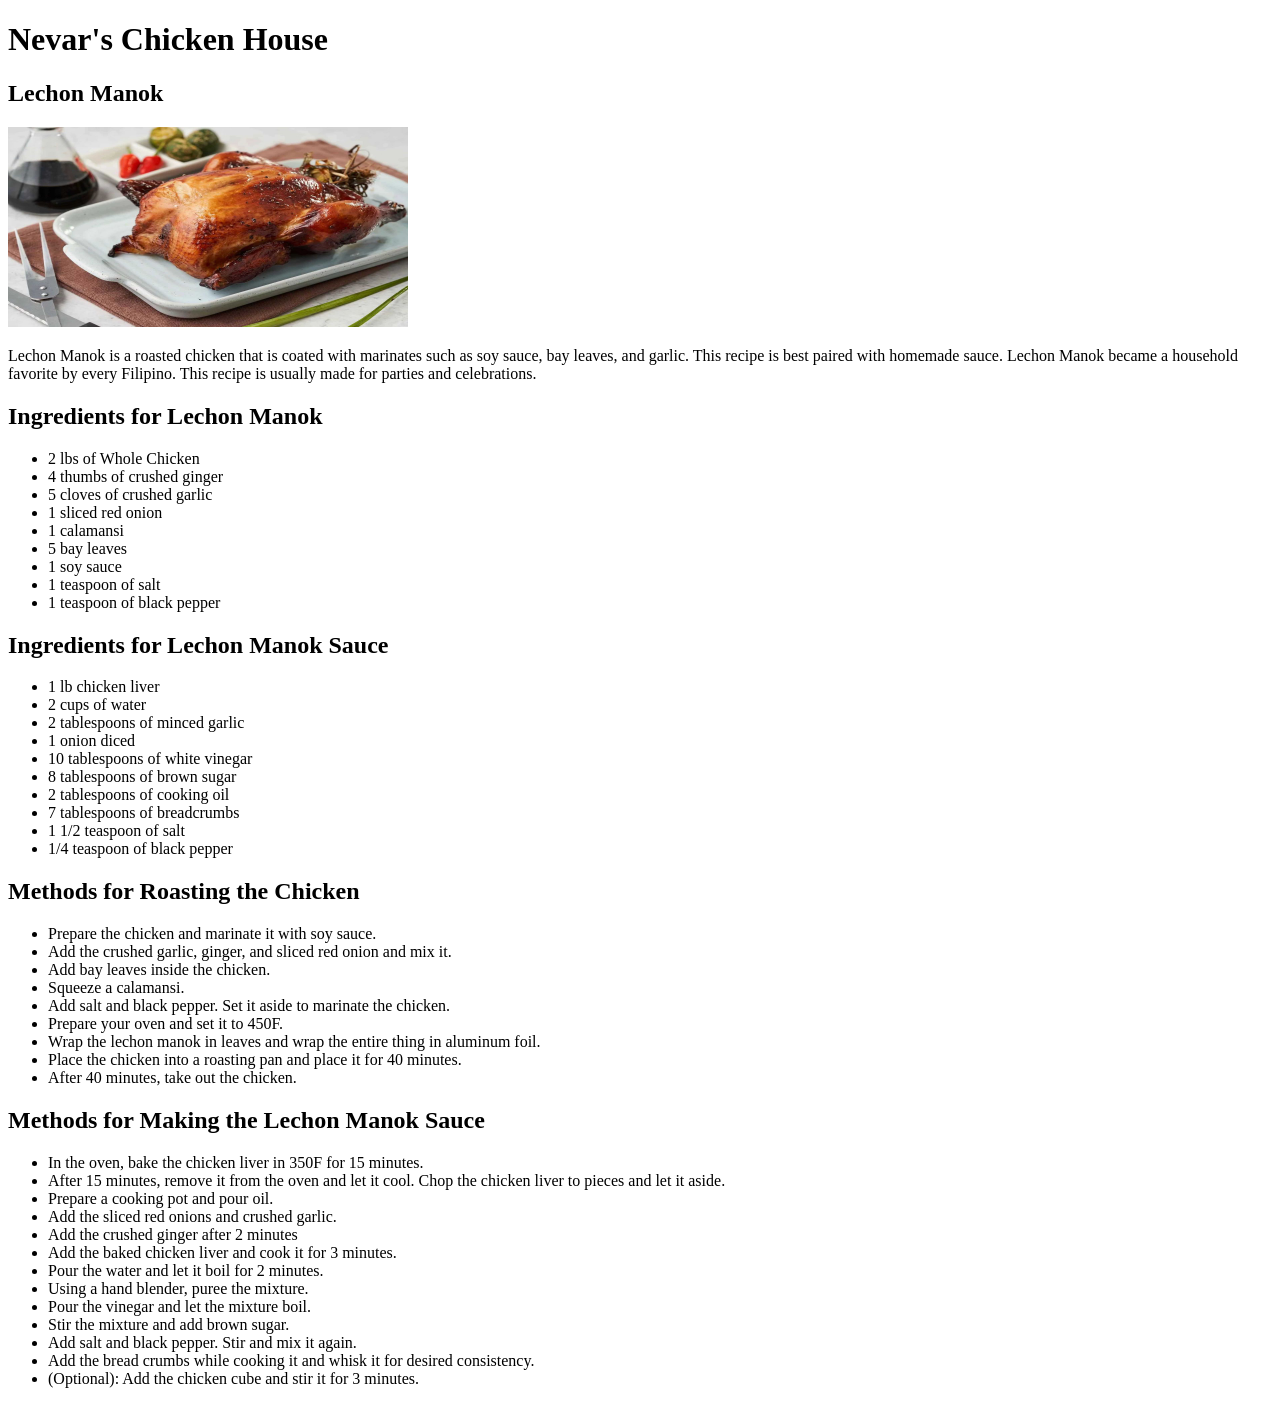
<file: Chapter 1 - Introduction to HTML and CSS/Exercise - Recipe/index.html>
<!DOCTYPE html>
<html lang="en">
<head>
    <meta charset="UTF-8">
    <meta name="viewport" content="width=device-width, initial-scale=1.0">
    <title>Nevar's Chicken House</title>
</head>
<body>
    <!-- This header is to display the name for the website title -->
    <h1>Nevar's Chicken House</h1>
    
    <!-- This header contains a name and the information of the recipe -->
    <h2>Lechon Manok</h2>
    <img src="lechonmanok.jpg" width="400" height="200">
    <p>Lechon Manok is a roasted chicken that is coated with marinates
    such as soy sauce, bay leaves, and garlic. This recipe is best 
    paired with homemade sauce. Lechon Manok became a household favorite
    by every Filipino. This recipe is usually made for parties and 
    celebrations.</p>

    <!-- This header contains the list of the ingredients for the actual recipe -->
    <h2>Ingredients for Lechon Manok</h2>
    <ul>
        <li><a>2 lbs of Whole Chicken</a></li>
        <li><a>4 thumbs of crushed ginger</a></li>
        <li><a>5 cloves of crushed garlic</a></li>
        <li><a>1 sliced red onion</a></li>
        <li><a>1 calamansi</a></li>
        <li><a>5 bay leaves</a></li>
        <li><a>1 soy sauce</a></li>
        <li><a>1 teaspoon of salt</a></li>
        <li><a>1 teaspoon of black pepper</a></li>
    </ul>

    <!-- This header contains the ingredients for the lechon manok sauce -->
    <h2>Ingredients for Lechon Manok Sauce</h2>
    <ul>
        <li><a>1 lb chicken liver</a></li>
        <li><a>2 cups of water</a></li>
        <li><a>2 tablespoons of minced garlic</a></li>
        <li><a>1 onion diced</a></li>
        <li><a>10 tablespoons of white vinegar</a></li>
        <li><a>8 tablespoons of brown sugar</a></li>
        <li><a>2 tablespoons of cooking oil</a></li>
        <li><a>7 tablespoons of breadcrumbs</a></li>
        <li><a>1 1/2 teaspoon of salt</a></li>
        <li><a>1/4 teaspoon of black pepper</a></li>
    </ul>

    <!-- This header contains the methods of roasting the chicken -->
    <h2>Methods for Roasting the Chicken</h2>
    <ul>
        <li><a>Prepare the chicken and marinate it with soy sauce.</a></li>
        <li><a>Add the crushed garlic, ginger, and sliced red onion and mix it.</a></li>
        <li><a>Add bay leaves inside the chicken.</a></li>
        <li><a>Squeeze a calamansi.</a></li>
        <li><a>Add salt and black pepper. Set it aside to marinate the chicken.</a></li>
        <li><a>Prepare your oven and set it to 450F.</a></li>
        <li><a>Wrap the lechon manok in leaves and wrap the entire thing in aluminum foil.</a></li>
        <li><a>Place the chicken into a roasting pan and place it for 40 minutes.</a></li>
        <li><a>After 40 minutes, take out the chicken.</a></li>
    </ul>

    <!-- This header contains the methods of making the lechon manok sauce -->
    <h2>Methods for Making the Lechon Manok Sauce</h2>
    <ul>
        <li><a>In the oven, bake the chicken liver in 350F for 15 minutes.</a></li>
        <li><a>After 15 minutes, remove it from the oven and let it cool. Chop the chicken liver to pieces and let it aside.</a></li>
        <li><a>Prepare a cooking pot and pour oil.</a></li>
        <li><a>Add the sliced red onions and crushed garlic.</a></li>
        <li><a>Add the crushed ginger after 2 minutes</a></li>
        <li><a>Add the baked chicken liver and cook it for 3 minutes.</a></li>
        <li><a>Pour the water and let it boil for 2 minutes.</a></li>
        <li><a>Using a hand blender, puree the mixture.</a></li>
        <li><a>Pour the vinegar and let the mixture boil.</a></li>
        <li><a>Stir the mixture and add brown sugar.</a></li>
        <li><a>Add salt and black pepper. Stir and mix it again.</a></li>
        <li><a>Add the bread crumbs while cooking it and whisk it for desired consistency.</a></li>
        <li><a>(Optional): Add the chicken cube and stir it for 3 minutes.</a></li>
    </ul>
</body>
</html>
</file>
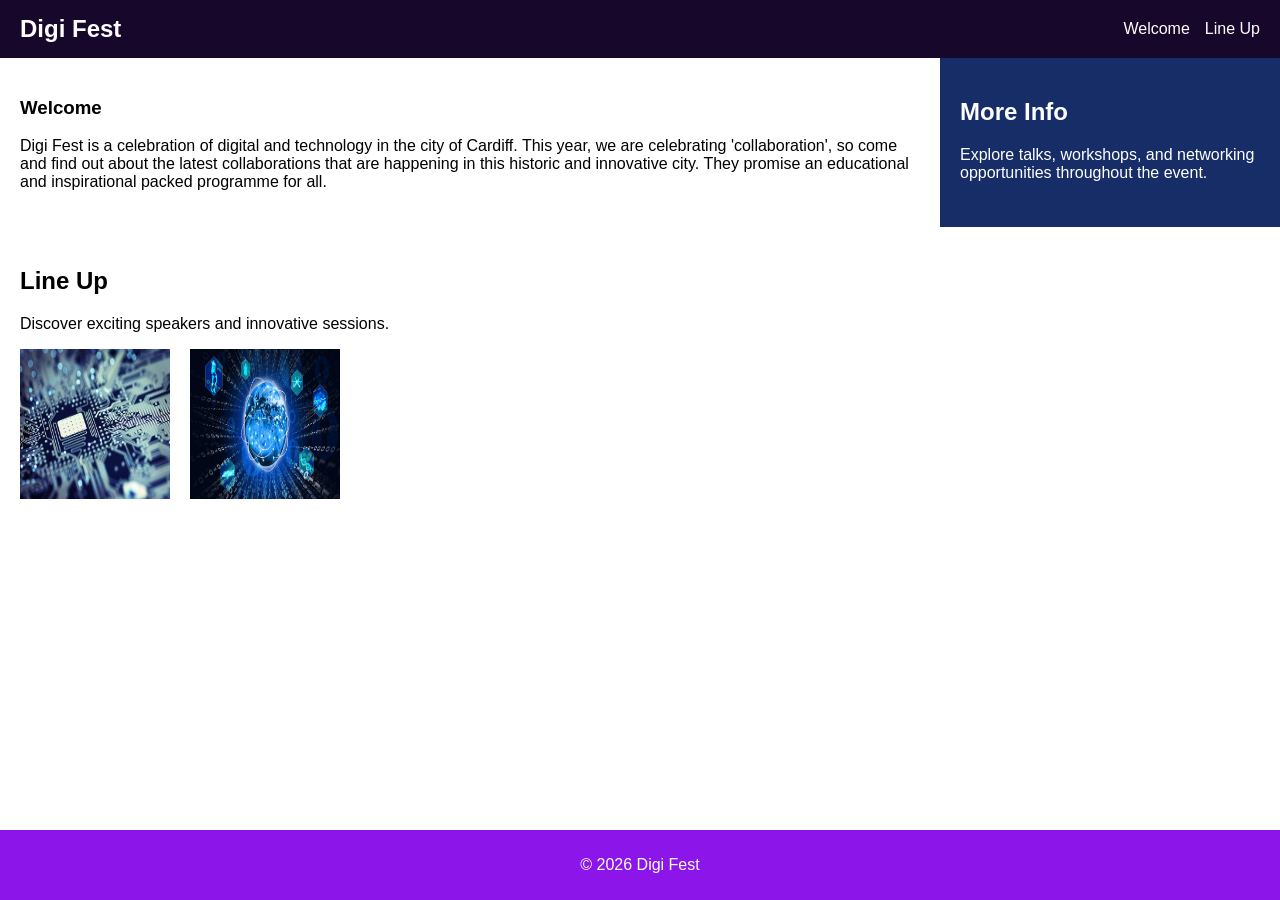
<file: Chapter 4 - Page Layout/Exercise - Structuring a webpage/index.html>
<!DOCTYPE html>
<html lang="en">
<head>
    <meta charset="UTF-8">
    <meta name="viewport" content="width=device-width, initial-scale=1.0">
    <title>Digi Fest</title>
    <link rel="stylesheet" href="style.css">
</head>
<body>
    <!-- This is for the header with navigation bar -->
    <header>
        <div class="logo">Digi Fest</div>
        <nav>
            <ul>
                <li><a href="#welcome">Welcome</a></li>
                <li><a href="#lineup">Line Up</a></li>
            </ul>
        </nav>
    </header>

    <!-- This is for the main section with different sections -->
    <main>
        <section id="welcome" class="welcome">
            <article>
                <h1>Welcome</h1>
                <p>
                    Digi Fest is a celebration of digital and technology in the city of Cardiff. 
                    This year, we are celebrating 'collaboration', so come and find out about the 
                    latest collaborations that are happening in this historic and innovative city. 
                    They promise an educational and inspirational packed programme for all.
                </p>
            </article>
            <aside class="sidebar">
                <h2>More Info</h2>
                <p>Explore talks, workshops, and networking opportunities throughout the event.</p>
            </aside>
        </section>

        <section id="lineup" class="lineup">
            <article>
                <h2>Line Up</h2>
                <p>Discover exciting speakers and innovative sessions.</p>
            </article>

            <div class="image-container">
                <img src="technology.jpg" class="image-box">
                <img src="emergingtechnologies.jpg" class="image-box">
            </div>
        </section>
    </main>

    <!-- This is for the footer -->
    <footer>
        <p>&copy; 2026 Digi Fest</p>
    </footer>
</body>
</html>
</file>
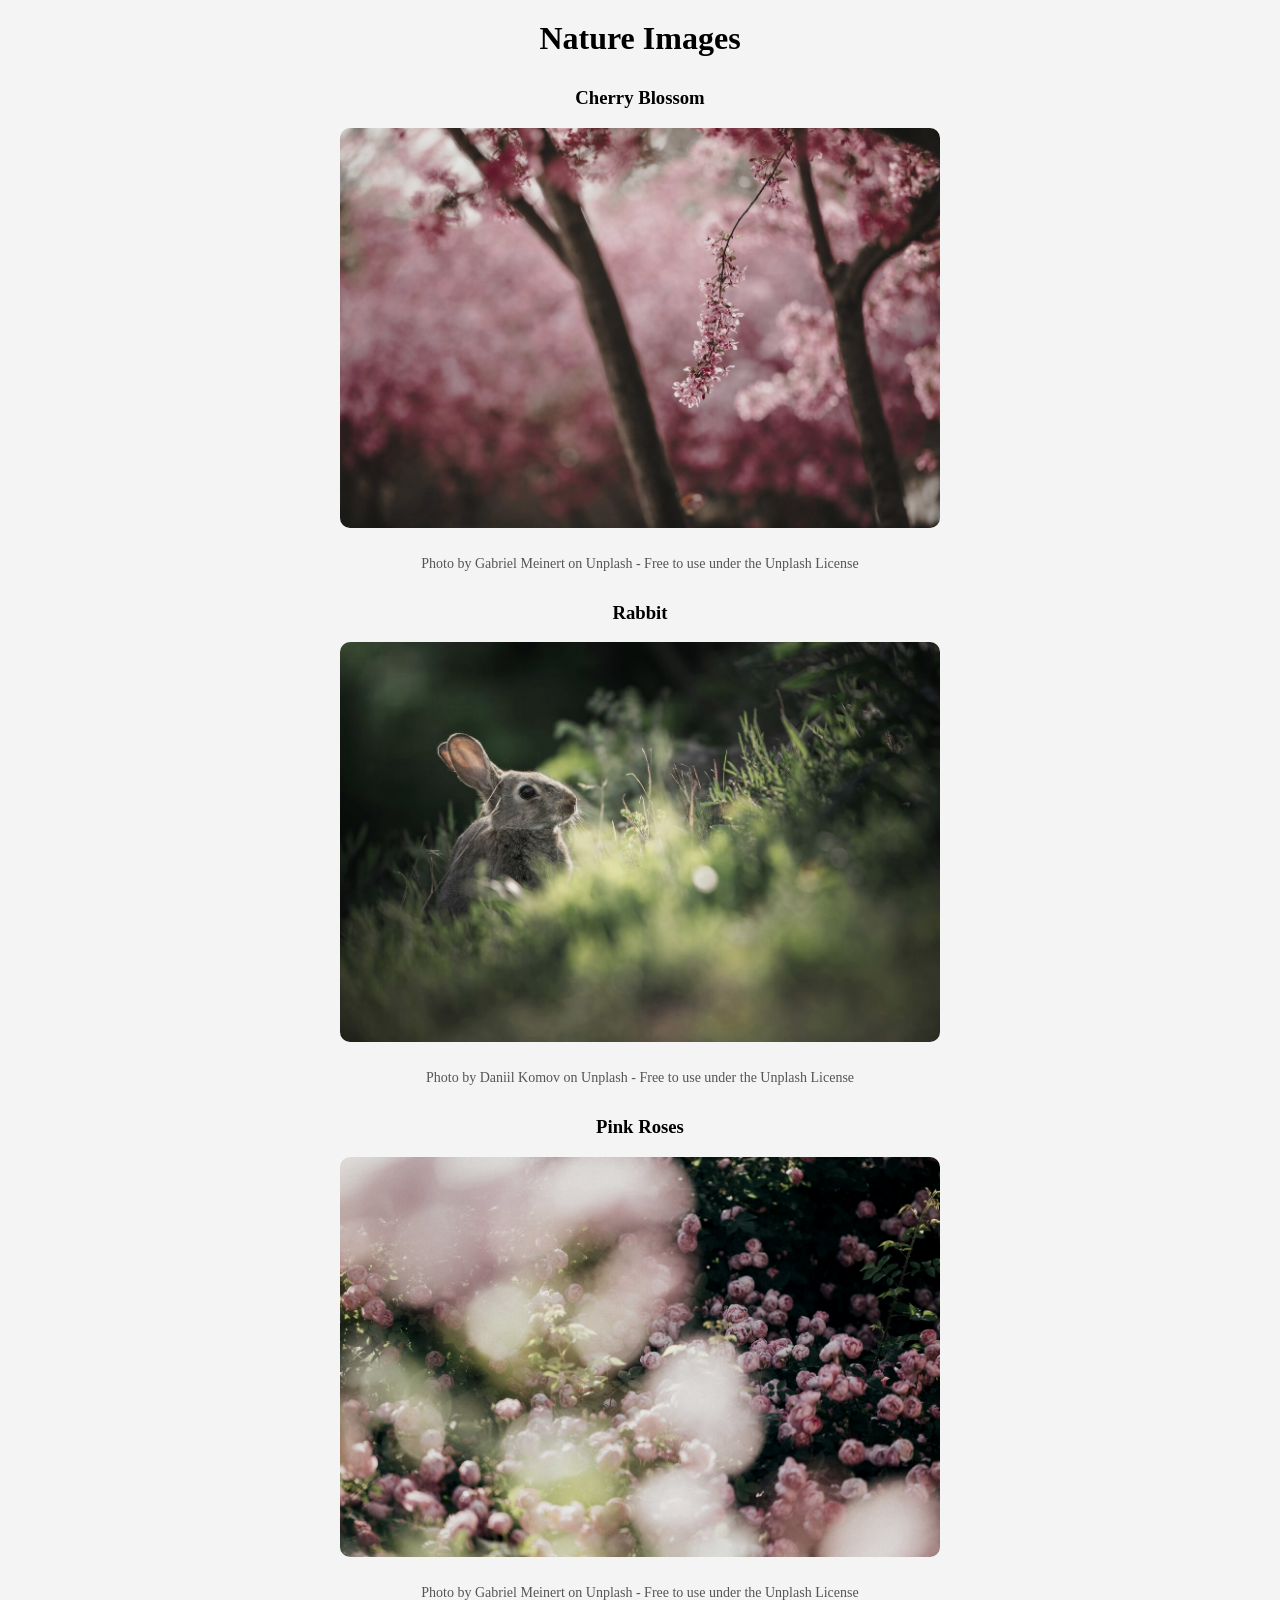
<file: Chapter 3 - Images/images.html>
<!DOCTYPE html>
<html lang="en">
<head>
    <meta charset="UTF-8">
    <meta name="viewport" content="width=device-width, initial-scale=1.0">
    <title>Photo Gallery</title>

    <!-- External CSS section -->
     <style>
        body {
            font-family: 'Times New Roman', Times, serif;
            text-align: center;
            background-color: #f4f4f4;
        }
        h1 {
            margin-top: 20px;
        }
        .image-container {
            margin: 30px auto;
        }

        img {
            border-radius: 10px;
            margin-bottom: 10px;

            /* CSS filters applied in this section */
            filter: grayscale(40%) brightness(90%) contrast(110%);
            transition: 0.3s;
        }

        img:hover {
            filter: none; /* It removes the filter when hovering */
        }

        .license {
            font-size: 14px;
            color: #555;
        }
     </style>
</head>
<body>
    <h1>Nature Images</h1>

    <!-- Image #1 -->
    <div class="image-container">
        <h3>Cherry Blossom</h3>
        <img src="gabriel-meinert-o84zwjlxvQw-unsplash_optimized_300.jpg"
        width="600" height="400" 
        title="Cherry Blossom">

        <p class="license">
            Photo by Gabriel Meinert on Unplash - Free to use under the Unplash License
        </p>
    </div>

    <!-- Image #2 -->
    <div class="image-container">
        <h3>Rabbit</h3>
        <img src="daniil-komov-ZFQ4F96gUkU-unsplash_optimized_300.jpg"
        width="600" height="400" 
        title="Rabbit">

        <p class="license">
            Photo by Daniil Komov on Unplash - Free to use under the Unplash License
        </p>
    </div>

    <!-- Image #3 -->
    <div class="image-container">
        <h3>Pink Roses</h3>
        <img src="tsuyoshi-kozu-K6Dl211gXqw-unsplash_optimized_300.jpg"
        width="600" height="400" 
        title="Pink Roses">

        <p class="license">
            Photo by Gabriel Meinert on Unplash - Free to use under the Unplash License
        </p>
    </div>
</body>
</html>
</file>
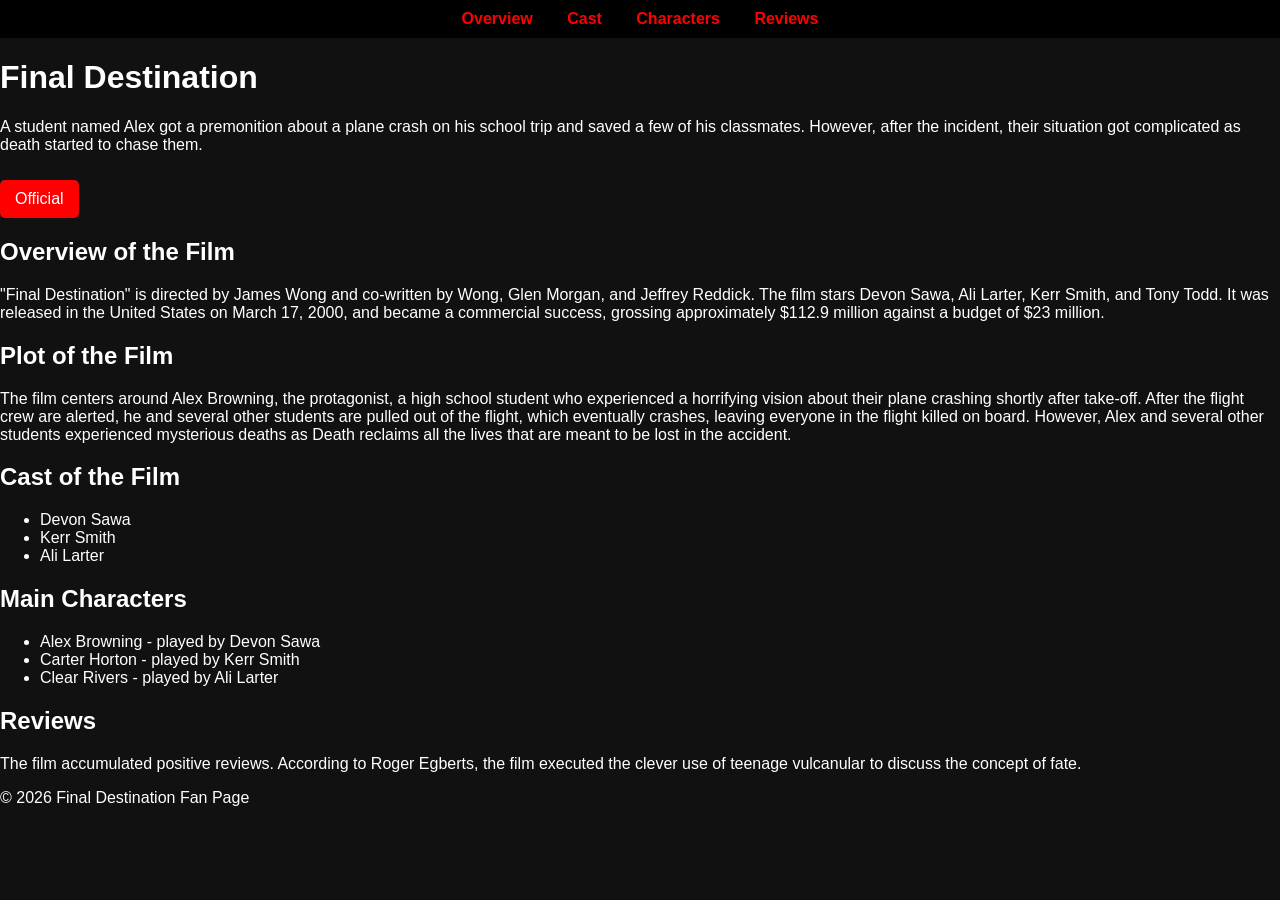
<file: Chapter 2 - Links and Navigation/Exercise - Film/film.html>
<!DOCTYPE html>
<html lang="en">
<head>
    <meta charset="UTF-8">
    <meta name="viewport" content="width=device-width, initial-scale=1.0">
    <title>Final Destination</title>
    <link rel="stylesheet" href="style.css">
</head>
<body>
    <!-- This section is for the navigation bar -->
    <nav class="navbar">
        <a href="#overview">Overview</a>
        <a href="#cast">Cast</a>
        <a href="#characters">Characters</a>
        <a href="#reviews">Reviews</a>
    </nav>

    <!-- This section is for the header with the official website of the film -->
    <header class="header">
        <h1>Final Destination</h1>
        <p>A student named Alex got a premonition about a plane crash on his
        school trip and saved a few of his classmates. However, after the
        incident, their situation got complicated as death started to chase
        them.</p>
        <a href="https://www.imdb.com/title/tt0195714/" target="_blank" class="btn">Official</a>
    </header>

    <!-- This section is for the overview of the film -->
    <section id="overview">
        <h2>Overview of the Film</h2>
        <p>"Final Destination" is directed by James Wong and co-written by Wong, Glen Morgan, and Jeffrey Reddick. 
            The film stars Devon Sawa, Ali Larter, Kerr Smith, and Tony Todd. It was released in the United States 
            on March 17, 2000, and became a commercial success, grossing approximately $112.9 million against 
            a budget of $23 million.</p>
    </section>

    <!-- This section is for the plot of the film -->
    <section id="plot">
        <h2>Plot of the Film</h2>
        <p>The film centers around Alex Browning, the protagonist, a high
        school student who experienced a horrifying vision about their plane
        crashing shortly after take-off. After the flight crew are alerted,
        he and several other students are pulled out of the flight, which
        eventually crashes, leaving everyone in the flight killed on board.
        However, Alex and several other students experienced mysterious deaths
        as Death reclaims all the lives that are meant to be lost in the accident. 
        </p>
    </section>

    <!-- This section is for the cast of the film -->
    <section id="cast">
        <h2>Cast of the Film</h2>
        <ul>
            <li>Devon Sawa</li>
            <li>Kerr Smith</li>
            <li>Ali Larter</li>
        </ul>
    </section>

    <!-- This section is for the main characters of the film -->
    <section id="characters">
        <h2>Main Characters</h2>
        <ul>
            <li>Alex Browning - played by Devon Sawa</li>
            <li>Carter Horton - played by Kerr Smith</li>
            <li>Clear Rivers - played by Ali Larter</li>
        </ul>
    </section>

    <!-- This section is for the reviews of the film -->
    <section id="reviews">
        <h2>Reviews</h2>
        <p>The film accumulated positive reviews. According to
            Roger Egberts, the film executed the clever use of 
            teenage vulcanular to discuss the concept of fate.</p>
    </section>

    <!-- This section is for the footer -->
    <footer class="footer">
        <p>© 2026 Final Destination Fan Page</p>
    </footer>
</body>
</html>
</file>
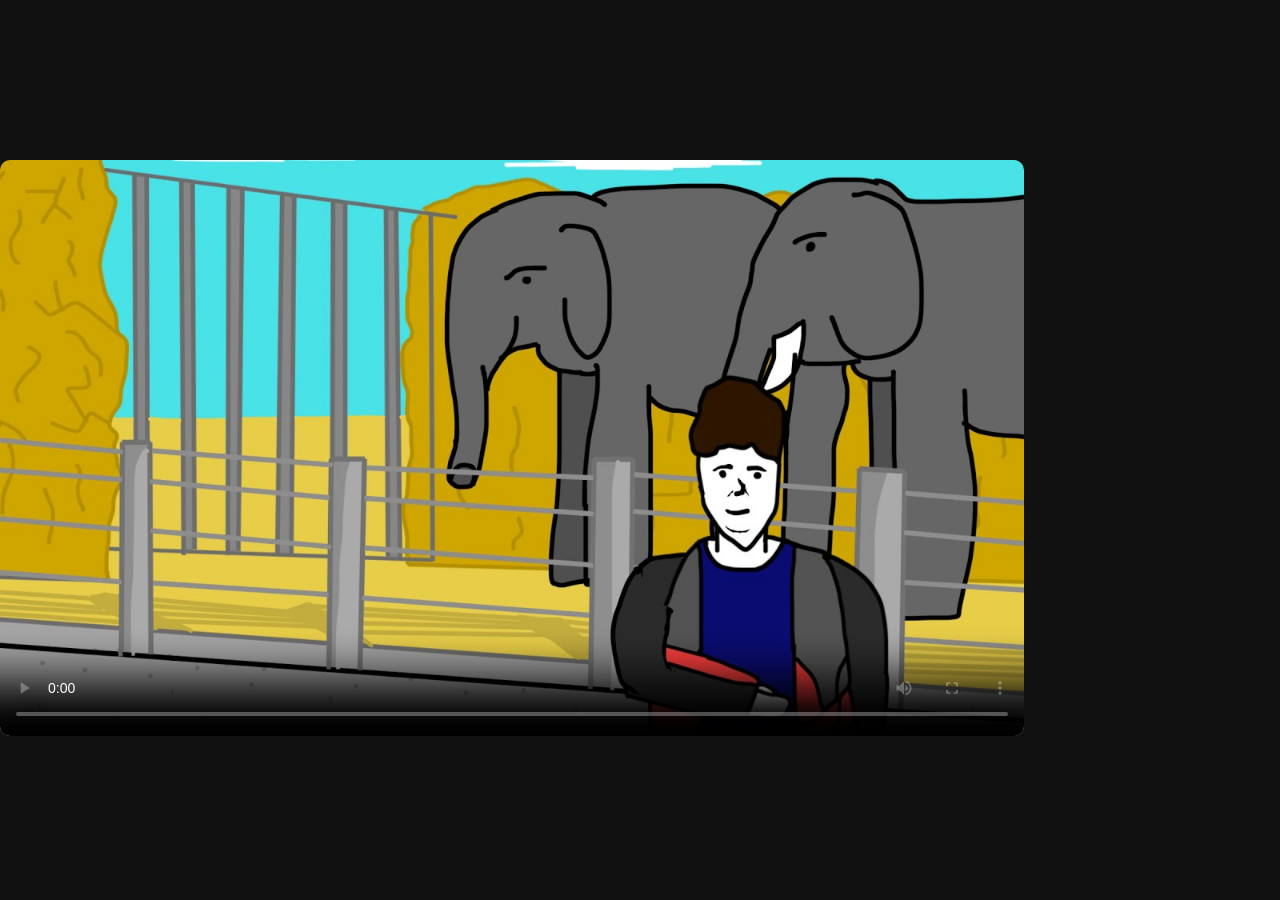
<file: Chapter 5 - Embedded Content/Exercise - Embed video/video.html>
<!DOCTYPE html>
<html lang="en">
<head>
    <meta charset="UTF-8">
    <meta name="viewport" content="width=device-width, initial-scale=1.0">
    <title>The Embedded Video</title>
    <link rel="stylesheet" href="style.css">
</head>
<body>
    <!-- This section is for video looping -->
    <div class="video-container">
        <video controls loop poster="meatthezooposter.jpg">
            <source src="me-at-the-zoo.mp4" type="video/mp4">
            Your browser does not support the video tag.
        </video>
    </div>
</body>
</html>
</file>
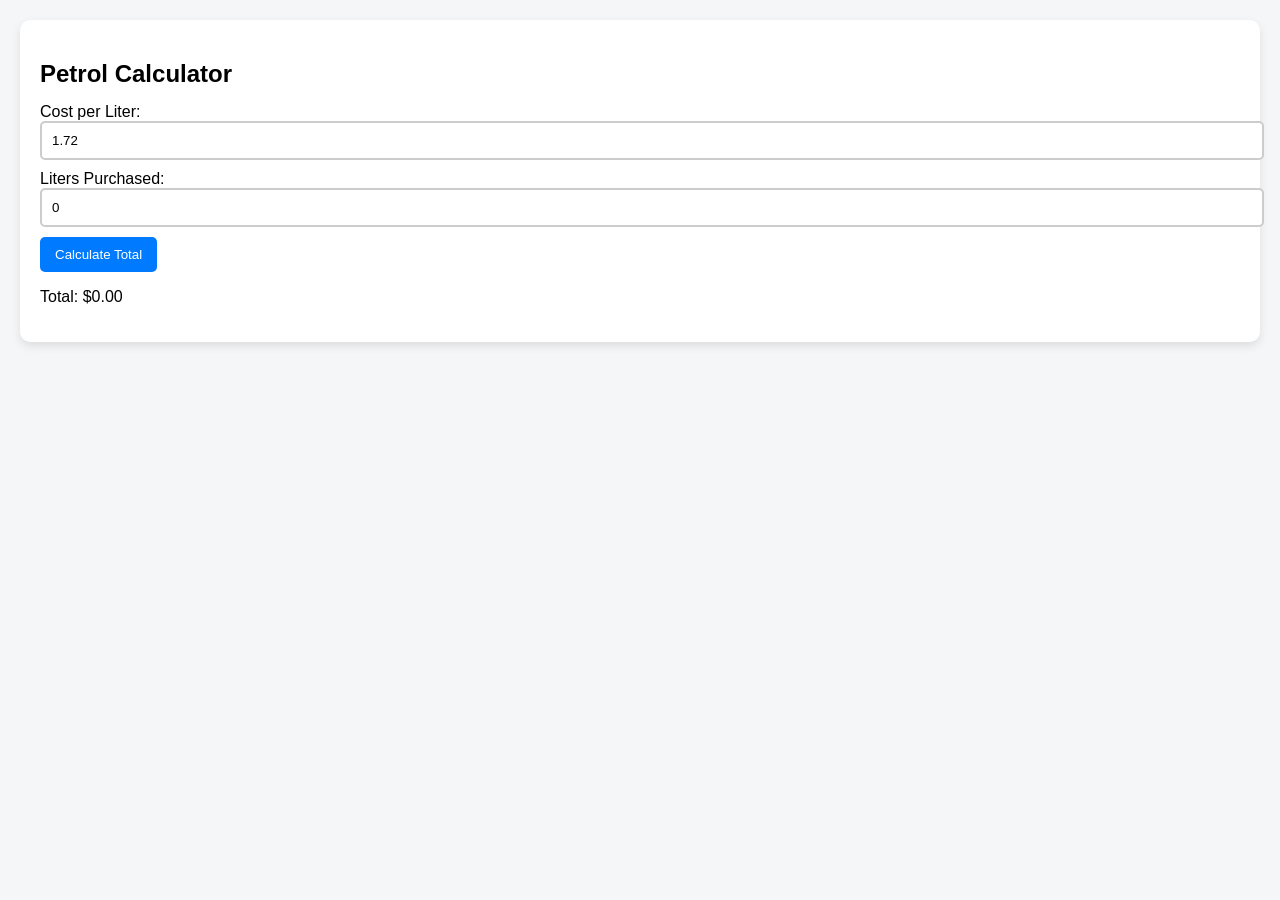
<file: Chapter 6 - JavaScript/Exercise - Petrol Calculator/calculator.html>
<!DOCTYPE html>
<html lang="en">
<head>
    <meta charset="UTF-8">
    <meta name="viewport" content="width=device-width, initial-scale=1.0">
    <title>Petrol Calculator</title>
    <link rel="stylesheet" href="style.css">
</head>
<body>
    <section class="container">
        <h1>Petrol Calculator</h1>

        <!-- Cost per liter input -->
        <label for="cost">Cost per Liter:</label>
        <input type="number" id="cost" value="1.72" step="0.01">

        <!-- Liters input -->
        <label for="liters">Liters Purchased:</label>
        <input type="number" id="liters" value="0" step="0.1">

        <!-- Calculate button -->
        <button id="calculateBtn">Calculate Total</button>

        <!-- Output of the calculation -->
        <p id="totalCost">Total: $0.00</p>
    </section>

    <!-- Getting the elements, calculating the total cost and the total, and displays the result -->
    <script>
            const costInput = document.getElementById("cost");
            const litersInput = document.getElementById("liters");
            const totalDisplay = document.getElementById("totalCost");
            const calculateBtn = document.getElementById("calculateBtn");

        calculateBtn.addEventListener("click", () => {
            const cost = parseFloat(costInput.value) || 0;
            const liters = parseFloat(litersInput.value) || 0;

            const total = cost * liters;
            totalDisplay.textContent = `Total: ${total.toFixed(2)}`;
        });
    </script>
</body>
</html>
</file>
<file: Chapter 4 - Page Layout/Exercise - Structuring a webpage/style.css>
/* HTML */
html, body {
    height: 100%;
    margin: 0;
}

/* Body */
body {
    margin: 0;
    font-family: Arial, sans-serif;
    font-weight: 400;
    color: #000000;
    display: flex;
    flex-direction: column;
}

/* Header */
header {
    background-color: #17072b;
    color: #FFFFFF;
    display: flex;
    justify-content: space-between;
    align-items: center;
    padding: 15px 20px;
}

/* Logo */
.logo {
    font-family: Tahoma, sans-serif;
    font-weight: 700;
    font-size: 24px;
}

/* Navigation List */
nav ul {
    list-style: none;
    display: flex;
    gap: 15px;
    margin: 0;
    padding: 0;
}

/* Navigation */
nav a {
    color: #FFFFFF;
    text-decoration: none;
}

/* Main */
main {
    flex: 1; /* It pushes the footer to the bottom of the website */
    display: flex;
    flex-direction: column;
}

/* Welcome Logo */
.welcome {
    display: flex;
}

/* Article */
.welcome article {
    flex: 3;
    padding: 20px;
}

/* Sidebar */
.sidebar {
    flex: 1;
    background-color: #172d67;
    color: #FFFFFF;
    padding: 20px;
}

/* Lineup */
.lineup {
    padding: 20px;
}

/* Image Container */
.image-container {
    display: flex;
    gap: 20px;
    margin-top: 10px;
}

/* Image Box */
.image-box {
    width: 150px;
    height: 150px;
    background-color: #ccc;
}

/* Footer */
footer {
    background-color: #8c15e9;
    color: #FFFFFF;
    text-align: center;
    padding: 10px;
}
</file>
<file: Chapter 2 - Links and Navigation/Exercise - Film/style.css>
/*  Styling */
body {
    font-family: Arial, sans-serif;
    margin: 0;
    background-color: #111;
    color: #fff;
}

/* Navigation Bar */
.navbar {
    background-color: #000;
    padding: 10px;
    text-align: center;
}

.navbar a {
    color: red;
    margin: 0 15px;
    text-decoration: none;
    font-weight: bold;
}

.navbar a:hover {
    text-decoration: underline;
}

/* Sections */
.section {
    padding: 20px;
    border-bottom: 1px solid #444;
}

/* Button Style */
.btn {
    display: inline-block;
    padding: 10px 15px;
    background-color: red;
    color: white;
    text-decoration: none;
    margin-top: 10px;
    border-radius: 5px;
}

.btn:hover {
    background-color: darkred;
}
</file>
<file: Chapter 5 - Embedded Content/Exercise - Embed video/style.css>
/* Removes default spacing */
body {
    margin: 0;
    height: 100vh;

    /* Centering feature */
    display: flex;
    justify-content: center;
    align-items: center;

    background-color: #111;
}

/* The video size */
video {
    max-width: 80%;
    height: auto;
    border-radius: 10px;
}
</file>
<file: Chapter 6 - JavaScript/Exercise - Petrol Calculator/style.css>
/* General page styling */
body {
    font-family: Arial, sans-serif;
    background: #f4f6f8;
    margin: 0;
    padding: 20px;
}

/* Container styling */
.container {
    background: white;
    padding: 20px;
    margin-bottom: 30px;
    border-radius: 10px;
    box-shadow: 0 4px 10px rgba(0,0,0,0.1);
}

/* Headings */
h1 {
    margin-bottom: 15px;
}

/* Inputs */
input {
    width: 100%;
    padding: 10px;
    margin-bottom: 10px;
    border: 2px solid #ccc;
    border-radius: 5px;
    transition: 0.3s;
}

/* Focus effect */
input:focus {
    border-color: #007BFF;
    outline: none;
}

/* Buttons */
button {
    padding: 10px 15px;
    border: none;
    background: #007BFF;
    color: white;
    border-radius: 5px;
    cursor: pointer;
    transition: 0.3s;
}

/* Hover effect */
button:hover {
    background: #0056b3;
}
</file>
